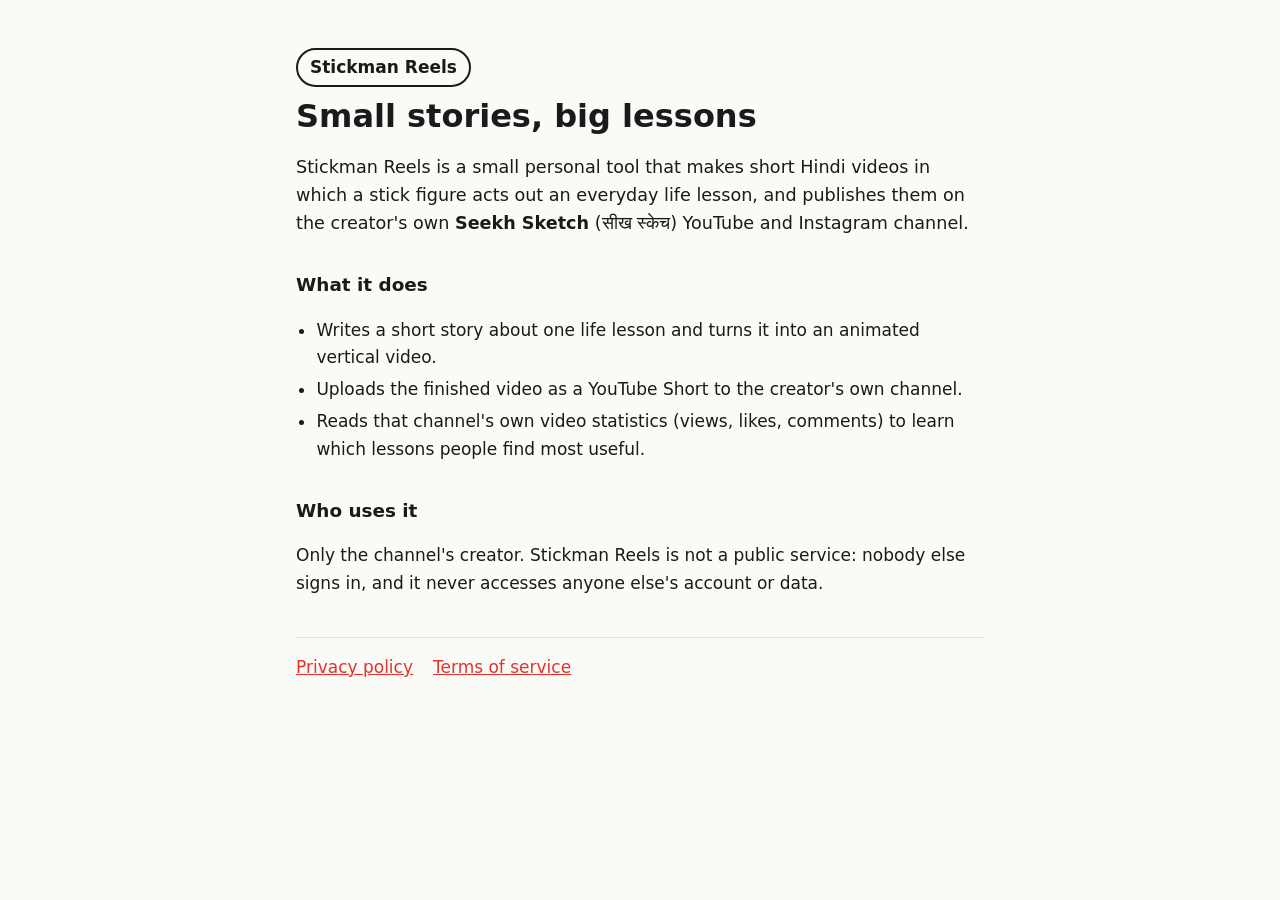
<file: stickman-reels/index.html>
<!doctype html>
<html lang="en">
<head>
<meta charset="utf-8">
<meta name="viewport" content="width=device-width, initial-scale=1">
<title>Stickman Reels</title>
<meta name="description" content="Stickman Reels makes short Hindi life-lesson videos acted out by a stick figure, for the Seekh Sketch YouTube channel.">
<link rel="stylesheet" href="style.css">
</head>
<body>
<main>
  <p class="badge">Stickman Reels</p>
  <h1>Small stories, big lessons</h1>
  <p class="lead">Stickman Reels is a small personal tool that makes short Hindi videos in which a stick figure acts out an everyday life lesson, and publishes them on the creator's own <strong>Seekh Sketch</strong> (सीख स्केच) YouTube and Instagram channel.</p>

  <h2>What it does</h2>
  <ul>
    <li>Writes a short story about one life lesson and turns it into an animated vertical video.</li>
    <li>Uploads the finished video as a YouTube Short to the creator's own channel.</li>
    <li>Reads that channel's own video statistics (views, likes, comments) to learn which lessons people find most useful.</li>
  </ul>

  <h2>Who uses it</h2>
  <p>Only the channel's creator. Stickman Reels is not a public service: nobody else signs in, and it never accesses anyone else's account or data.</p>

  <nav>
    <a href="privacy.html">Privacy policy</a>
    <a href="terms.html">Terms of service</a>
  </nav>
</main>
</body>
</html>
</file>
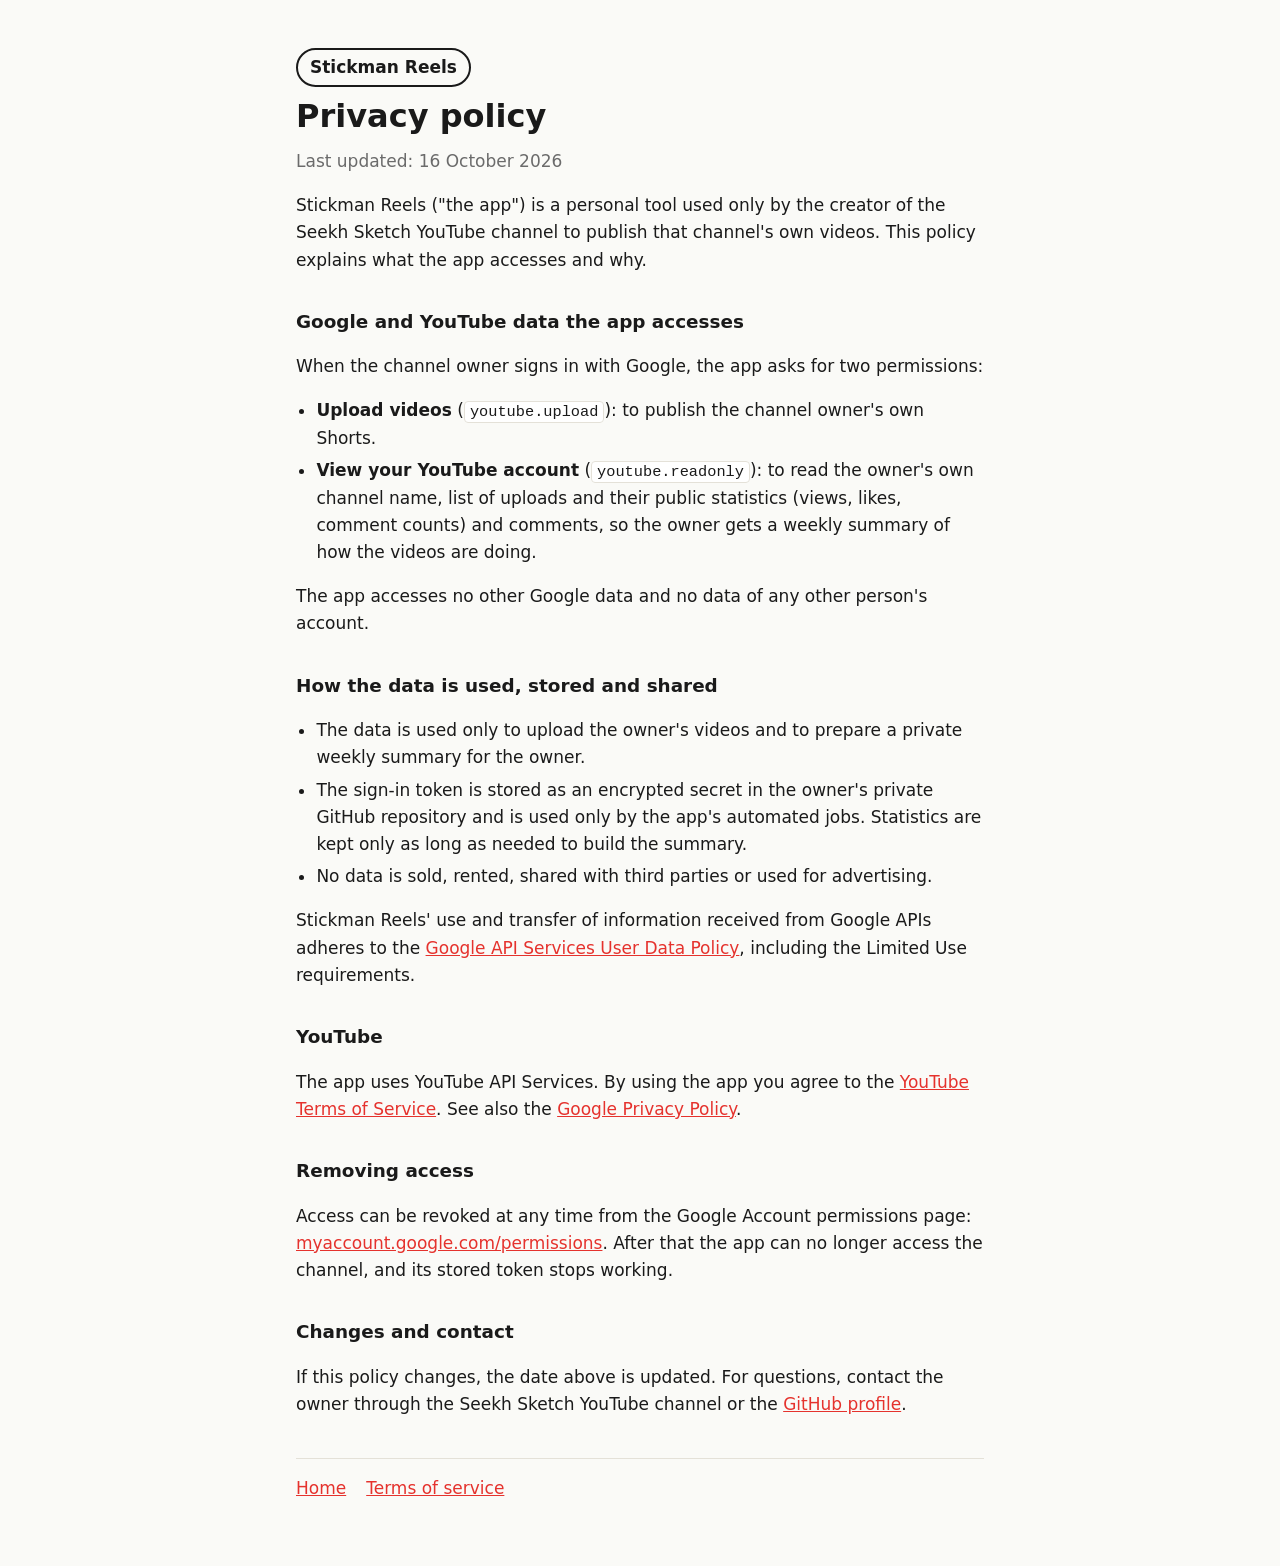
<file: stickman-reels/privacy.html>
<!doctype html>
<html lang="en">
<head>
<meta charset="utf-8">
<meta name="viewport" content="width=device-width, initial-scale=1">
<title>Privacy Policy</title>
<meta name="description" content="Privacy policy of Stickman Reels.">
<link rel="stylesheet" href="style.css">
</head>
<body>
<main>
  <p class="badge"><a href="./">Stickman Reels</a></p>
  <h1>Privacy policy</h1>
  <p class="muted">Last updated: 16 October 2026</p>

  <p>Stickman Reels ("the app") is a personal tool used only by the creator of the Seekh Sketch YouTube channel to publish that channel's own videos. This policy explains what the app accesses and why.</p>

  <h2>Google and YouTube data the app accesses</h2>
  <p>When the channel owner signs in with Google, the app asks for two permissions:</p>
  <ul>
    <li><strong>Upload videos</strong> (<code>youtube.upload</code>): to publish the channel owner's own Shorts.</li>
    <li><strong>View your YouTube account</strong> (<code>youtube.readonly</code>): to read the owner's own channel name, list of uploads and their public statistics (views, likes, comment counts) and comments, so the owner gets a weekly summary of how the videos are doing.</li>
  </ul>
  <p>The app accesses no other Google data and no data of any other person's account.</p>

  <h2>How the data is used, stored and shared</h2>
  <ul>
    <li>The data is used only to upload the owner's videos and to prepare a private weekly summary for the owner.</li>
    <li>The sign-in token is stored as an encrypted secret in the owner's private GitHub repository and is used only by the app's automated jobs. Statistics are kept only as long as needed to build the summary.</li>
    <li>No data is sold, rented, shared with third parties or used for advertising.</li>
  </ul>
  <p>Stickman Reels' use and transfer of information received from Google APIs adheres to the <a href="https://developers.google.com/terms/api-services-user-data-policy">Google API Services User Data Policy</a>, including the Limited Use requirements.</p>

  <h2>YouTube</h2>
  <p>The app uses YouTube API Services. By using the app you agree to the <a href="https://www.youtube.com/t/terms">YouTube Terms of Service</a>. See also the <a href="https://policies.google.com/privacy">Google Privacy Policy</a>.</p>

  <h2>Removing access</h2>
  <p>Access can be revoked at any time from the Google Account permissions page: <a href="https://myaccount.google.com/permissions">myaccount.google.com/permissions</a>. After that the app can no longer access the channel, and its stored token stops working.</p>

  <h2>Changes and contact</h2>
  <p>If this policy changes, the date above is updated. For questions, contact the owner through the Seekh Sketch YouTube channel or the <a href="https://github.com/Raj4478">GitHub profile</a>.</p>

  <nav><a href="./">Home</a><a href="terms.html">Terms of service</a></nav>
</main>
</body>
</html>
</file>
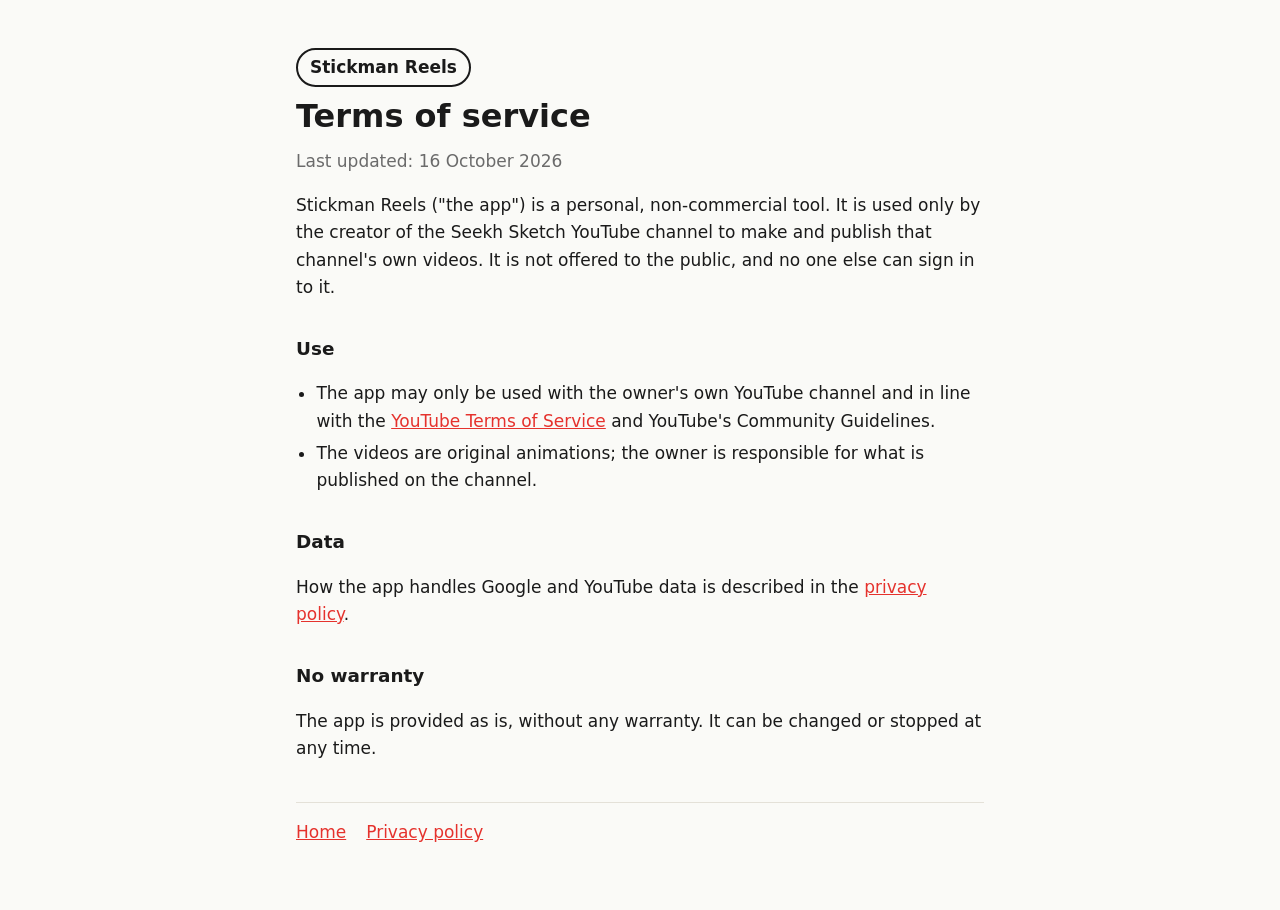
<file: stickman-reels/terms.html>
<!doctype html>
<html lang="en">
<head>
<meta charset="utf-8">
<meta name="viewport" content="width=device-width, initial-scale=1">
<title>Terms of Service</title>
<meta name="description" content="Terms of service of Stickman Reels.">
<link rel="stylesheet" href="style.css">
</head>
<body>
<main>
  <p class="badge"><a href="./">Stickman Reels</a></p>
  <h1>Terms of service</h1>
  <p class="muted">Last updated: 16 October 2026</p>

  <p>Stickman Reels ("the app") is a personal, non-commercial tool. It is used only by the creator of the Seekh Sketch YouTube channel to make and publish that channel's own videos. It is not offered to the public, and no one else can sign in to it.</p>

  <h2>Use</h2>
  <ul>
    <li>The app may only be used with the owner's own YouTube channel and in line with the <a href="https://www.youtube.com/t/terms">YouTube Terms of Service</a> and YouTube's Community Guidelines.</li>
    <li>The videos are original animations; the owner is responsible for what is published on the channel.</li>
  </ul>

  <h2>Data</h2>
  <p>How the app handles Google and YouTube data is described in the <a href="privacy.html">privacy policy</a>.</p>

  <h2>No warranty</h2>
  <p>The app is provided as is, without any warranty. It can be changed or stopped at any time.</p>

  <nav><a href="./">Home</a><a href="privacy.html">Privacy policy</a></nav>
</main>
</body>
</html>
</file>
<file: stickman-reels/style.css>
:root {
  --bg: #fafaf7;
  --fg: #1a1a1a;
  --muted: #6b6b6b;
  --accent: #e5322d;
  --card: #ffffff;
  --line: #e4e1d8;
}
@media (prefers-color-scheme: dark) {
  :root {
    --bg: #141414;
    --fg: #f1f1ee;
    --muted: #a5a5a0;
    --accent: #ff6b5f;
    --card: #1d1d1d;
    --line: #2f2f2f;
  }
}
* { box-sizing: border-box; }
body {
  margin: 0;
  background: var(--bg);
  color: var(--fg);
  font: 17px/1.6 system-ui, -apple-system, "Segoe UI", Roboto, sans-serif;
}
main { max-width: 720px; margin: 0 auto; padding: 48px 16px 64px; }
h1 { font-size: 2rem; line-height: 1.2; margin: 0.3em 0 0.4em; }
h2 { font-size: 1.15rem; margin: 1.8em 0 0.4em; }
a { color: var(--accent); }
code { font-size: 0.9em; background: var(--card); border: 1px solid var(--line); border-radius: 4px; padding: 1px 5px; }
ul { padding-left: 1.2em; }
li { margin: 0.3em 0; }
.badge { display: inline-block; margin: 0; padding: 4px 12px; border: 2px solid var(--fg); border-radius: 999px; font-weight: 700; }
.badge a { color: inherit; text-decoration: none; }
.lead { font-size: 1.1rem; }
.muted { color: var(--muted); margin-top: 0; }
nav { display: flex; gap: 20px; margin-top: 40px; padding-top: 16px; border-top: 1px solid var(--line); }
</file>
